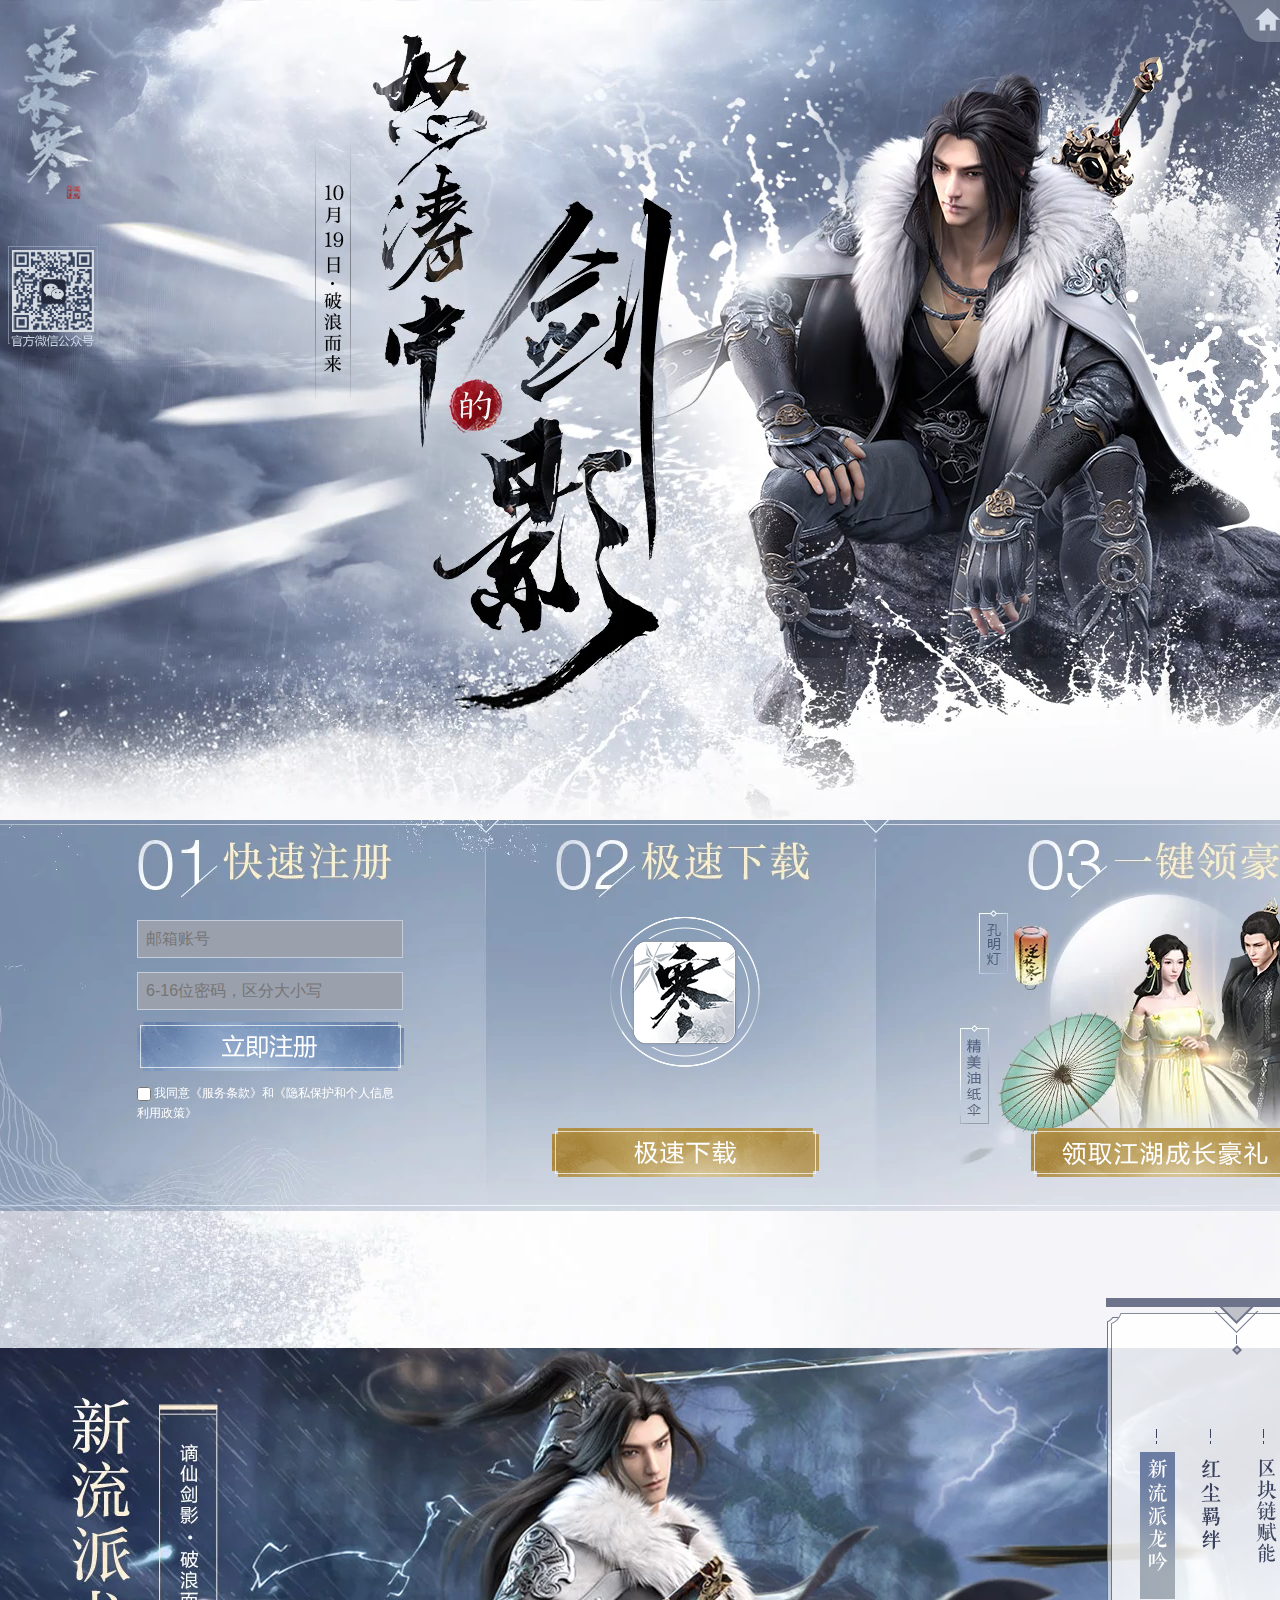
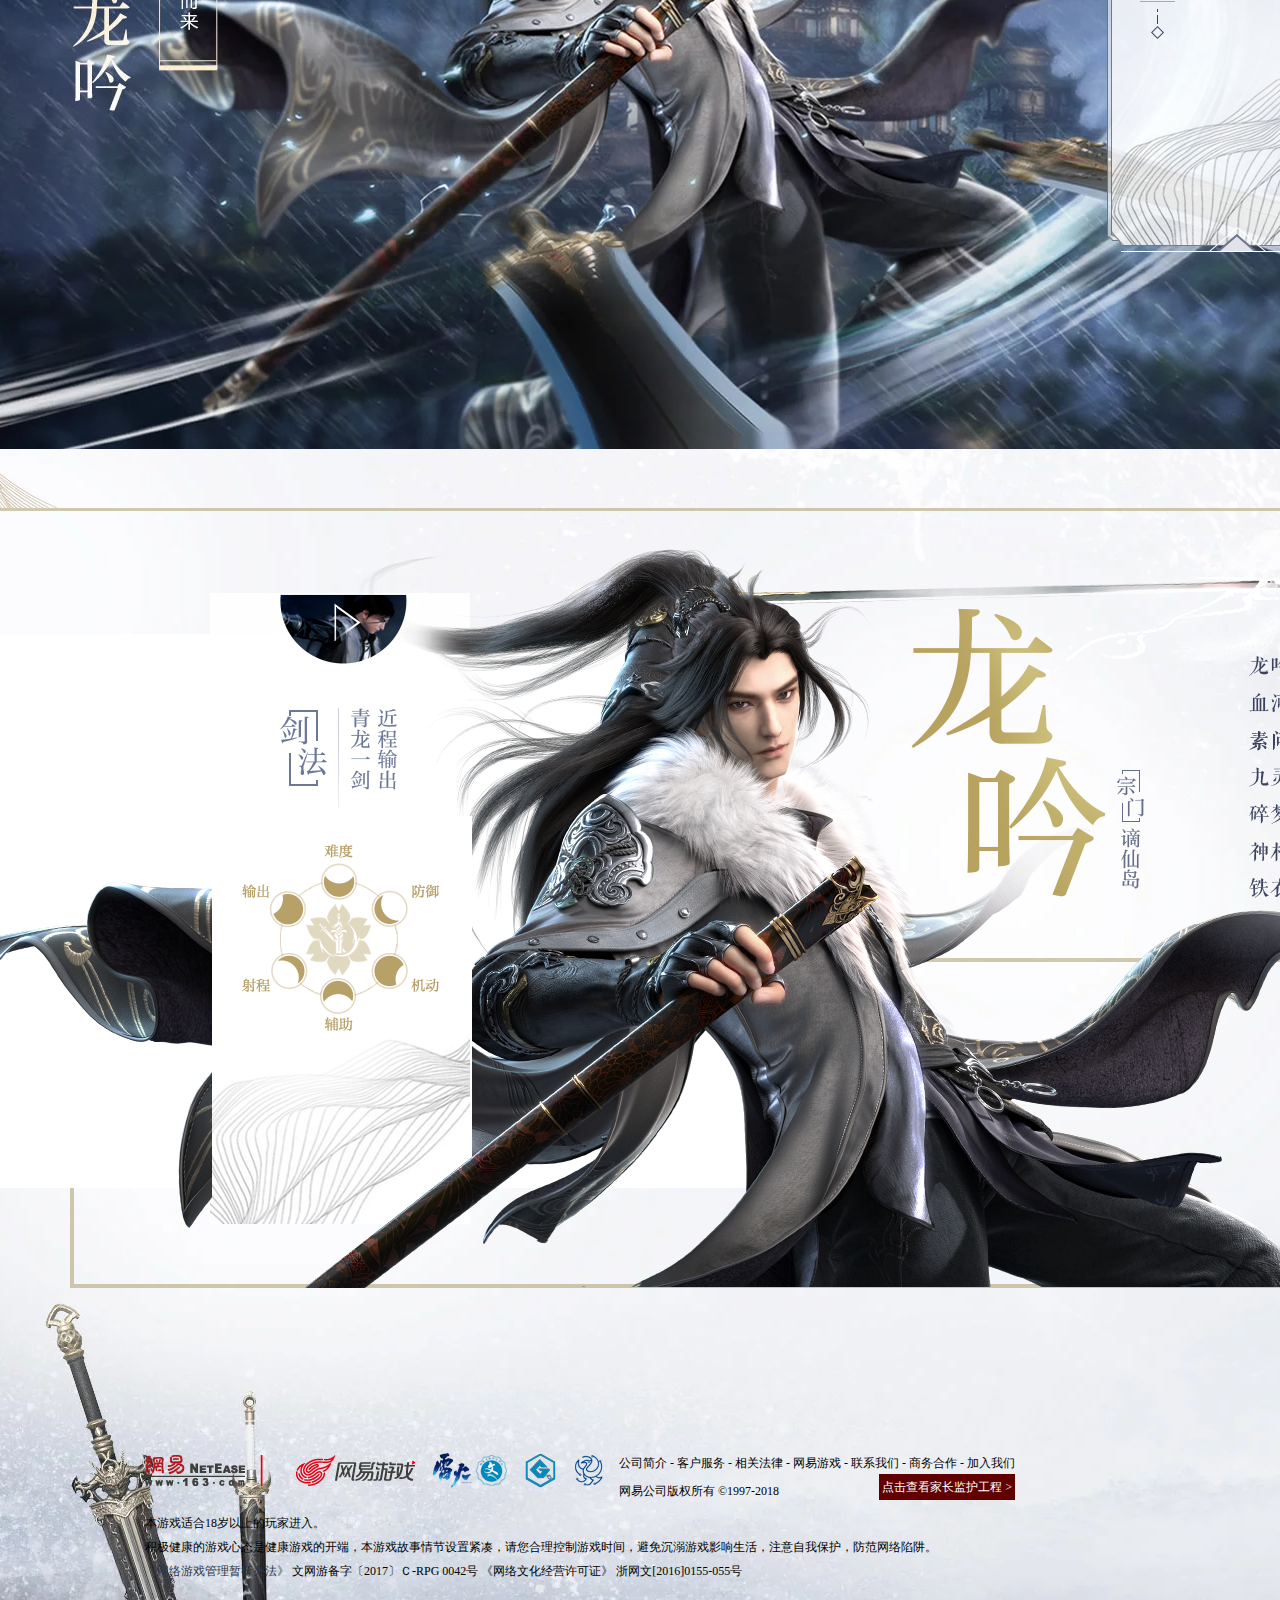
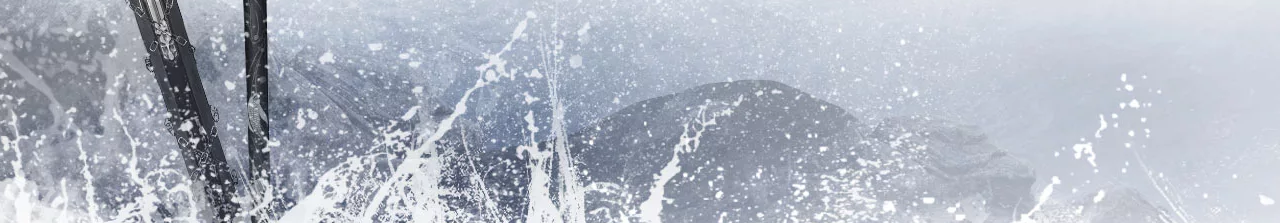
<file: nishuihanshouye/逆水寒.html>
<!doctype html>
<html lang="en">
<head>
	<meta charset="UTF-8">
	<title>《逆水寒》官方网站 - 会呼吸的江湖 – 网易旗舰级武侠游戏！</title>
	<!-- <link rel="shortcut icon" href="xiaomi-logo.ico"> -->
	<link rel="stylesheet" href="nsh.css">
</head>
<body>
	<!-- 主体 -->
	<div class="zhuti">
		<div class="zhuti1">
			<div class="video">
		        <video  src="img/sp.mp4" width="1920" height="1080" muted="" autoplay loop="loop"></video>
		    </div>
			<a href="../逆水寒官网/逆水寒官网.html" class="jinru jlt1">进入官网</a>
			<div class="top1" id="logo">
				
			</div>
			<!-- 10月19日破浪而来 -->
			<div class="top2"></div>
			<!-- 新流派龙吟 <--></-->
			<div class="top3"></div>
		</div>
		<div class="zhuti2">
			<div class="bag1">
				<input type="text" placeholder="邮箱账号" class="input1" id="btn">
				<input type="password" placeholder="6-16位密码，区分大小写" id="mima">
				<p id="p"><i id="tu"></i><span id="tip"></span></p>
				<a href="#"></a>
				<div>
					<input type="checkbox">
					我同意<a href="#">《服务条款》</a>和<a href="#">《隐私保护和个人信息利用政策》</a>
				</div>
			</div>
			<div class="bag2">
				<div>
					<b class="b1"></b>
					<b class="b2"></b>
					<i></i>
				</div>
				<a href="#" class="jlt1"></a>
			</div>
			<div class="bag3">
				<div>
					<a href="#" class="jlt1"></a>
				</div>
			</div>
		</div>
		<div class="zhuti3">
			<div class="mdt" id="mdt">
				<a href="javascript:;" class="a1 mouseover1"></a>
				<a href="javascript:;" class="a2"></a>
				<a href="javascript:;" class="a3"></a>
				<a href="javascript:;" class="a4"></a>
			</div>
			<div id="mdtyc">
				<div class="div1 active"></div>
				<div class="div2"></div>
				<div class="div3"></div>
				<div class="div4"></div>
			</div>
		</div>
		<div class="zhuti4">
			<div class="occ" id="occ">
				<a href="javascript:;" class="a1 role1"></a>
				<a href="javascript:;" class="a2"></a>
				<a href="javascript:;" class="a3"></a>
				<a href="javascript:;" class="a4"></a>
				<a href="javascript:;" class="a5"></a>
				<a href="javascript:;" class="a6"></a>
				<a href="javascript:;" class="a7"></a>
			</div>
			<div class="occyc" id="occyc">
				<div class="active">
					<p class="sp">
						<video  src="img/ly.mp4" muted="" autoplay loop="loop"></video>
					</p>
					<p class="introduce introduce1">
						<span class="introduce_top">
							<em class="top jlt1 top1"></em>
							<em class="player jlt1"></em>
						</span>
						<span class="jlt1 name"></span>
						<b class=" jlt1"></b>
						<i class="jlt1"></i>
						<em></em>
					</p>
				</div>
				<div>
					<p class="sp">
						<video  src="img/xh.mp4" muted="" autoplay loop="loop"></video>
					</p>
					<p class="introduce introduce2">
						<span class="introduce_top">
							<em class="top jlt1 top1"></em>
							<em class="player jlt1"></em>
						</span>
						<span class="jlt1 name"></span>
						<b class=" jlt1"></b>
						<i class="jlt1"></i>
						<em></em>
					</p>
				</div>
				<div>
					<p class="sp">
						<video  src="img/sw.mp4" muted="" autoplay loop="loop"></video>
					</p>
					<p class="introduce introduce3">
						<span class="introduce_top">
							<em class="top jlt1 top1"></em>
							<em class="player jlt1"></em>
						</span>
						<span class="jlt1 name"></span>
						<b class=" jlt1"></b>
						<i class="jlt1"></i>
						<em></em>
					</p>
				</div>
				<div>
					<p class="sp">
						<video  src="img/jl.mp4" muted="" autoplay loop="loop"></video>
					</p>
					<p class="introduce introduce4">
						<span class="introduce_top">
							<em class="top jlt1 top1"></em>
							<em class="player jlt1"></em>
						</span>
						<span class="jlt1 name"></span>
						<b class=" jlt1"></b>
						<i class="jlt1"></i>
						<em></em>
					</p>
				</div>
				<div>
					<p class="sp">
						<video  src="img/sm.mp4" muted="" autoplay loop="loop"></video>
					</p>
					<p class="introduce introduce5">
						<span class="introduce_top">
							<em class="top jlt1 top1"></em>
							<em class="player jlt1"></em>
						</span>
						<span class="jlt1 name"></span>
						<b class=" jlt1"></b>
						<i class="jlt1"></i>
						<em></em>
					</p>
				</div>
				<div>
					<p class="sp">
						<video  src="img/sx.mp4" muted="" autoplay loop="loop"></video>
					</p>
					<p class="introduce introduce6">
						<span class="introduce_top">
							<em class="top jlt1 top1"></em>
							<em class="player jlt1"></em>
						</span>
						<span class="jlt1 name"></span>
						<b class=" jlt1"></b>
						<i class="jlt1"></i>
						<em></em>
					</p>
				</div>
				<div>
					<p class="sp">
						<video  src="img/ty.mp4" muted="" autoplay loop="loop"></video>
					</p>
					<p class="introduce introduce7">
						<span class="introduce_top">
							<em class="top jlt1 top1"></em>
							<em class="player jlt1"></em>
						</span>
						<span class="jlt1 name"></span>
						<b class=" jlt1"></b>
						<i class="jlt1"></i>
						<em></em>
					</p>
				</div>
			</div>
		</div>
		<!-- 底部 -->
		<div class="zhuti5">
			<!-- <div class="zt5_top">
				<span>分享到:</span>
				<ul>
					<li><a href="#"></a></li>
					<li><a href="#"></a></li>
					<li><a href="#"></a></li>
					<li><a href="#"></a></li>
				</ul>
			</div> -->
			<div>
				<div class="zt5_top">
					<p class="p1">
						<a href="#"><img src="img/netease1.png" alt=""></a>
						<a href="#"><img src="img/nie1.png" alt=""></a>
						<img src="img/leihuo.1.png" alt="">
						<a href="#"><img src="img/wen.png" alt=""></a>
						<a href="#"><img src="img/wen2.png" alt=""></a>
						<a href="#"><img src="img/fuxi.1.png" alt=""></a>
					</p>
					<p>
						<span>
							<a href="#">公司简介</a>
							-
							<a href="#">客户服务</a>
							-
							<a href="#">相关法律</a>
							-
							<a href="#">网易游戏</a>
							-
							<a href="#">联系我们</a>
							-
							<a href="#">商务合作</a>
							-
							<a href="#">加入我们</a>
						</span>
						<br>
						<span class="span">
							网易公司版权所有 ©1997-2018 
							<a href="#">点击查看家长监护工程 > </a>
						</span>
					</p>
				</div>
				<div class="zt5_bottom">
					<p>本游戏适合18岁以上的玩家进入。</p>
					<p>积极健康的游戏心态是健康游戏的开端，本游戏故事情节设置紧凑，请您合理控制游戏时间，避免沉溺游戏影响生活，注意自我保护，防范网络陷阱。</p>
					<a href="#">《网络游戏管理暂行办法》</a>
					<span>文网游备字〔2017〕Ｃ-RPG 0042号</span>
					<span>《网络文化经营许可证》</span>
					<span>浙网文[2016]0155-055号</span>
				</div>
			</div>
		</div>
	</div>
	<script src = "nsh.js"></script>
	
</body>
</html>
</file>
<file: nishuihanshouye/nsh.css>
body,ol,ul,h1,h2,h3,h4,h5,h6,p,th,td,dl,dd,form,fieldset,legend,input,textarea,select{margin:0;padding:0} 
body{font: 12px,"Hiragino Sans GB","宋体","Arial Narrow",HELVETICA;background:#fff;-webkit-text-size-adjust:100%;} 
a{color:#2d374b;text-decoration:none} 
a:hover{color:#cd0200;text-decoration:none;} 
em{font-style:normal} 
li{list-style:none} 
img{border:0;vertical-align:middle} 
table{border-collapse:collapse;border-spacing:0} 
p{word-wrap:break-word} 

.clearfix:after{
	content: ".";/*设置伪元素的内容*/
	display: block;
	visibility: hidden;/*设置伪元素为隐藏*/
	height: 0;
	clear: both;
}


.zhuti{
	background: url(img/zhuti.webp) 50% 1080px no-repeat;
    width: 100%;
    min-width: 1400px;
	height: 3423px;
    overflow: hidden;
}
.zhuti1{
	position: relative;
	width: 1400px;height: 820px;
    margin: 0 auto;
}
.video{
	position: absolute;
    width: 1920px;
    height: 1080px;
    left: -260px
}
.jinru{
	position: absolute;
    right: 0;
    top: 0;
    width: 176px;
    height: 42px;
    text-indent: -999em;
    z-index: 10;
    background-repeat: no-repeat;
    background-position: -710px -951px;
}

.jlt1{
	background-image: url(img/jlt1.png);
}
.zhuti1 .top1{
	background: url(img/top1.png) no-repeat;
    width: 104px;
    height: 337px;
    z-index: 2;
    position: absolute;
    top: 10px;
    left: 0;
   /* opacity: 0;
    transition: opacity .35s ease-in-out;*/
}
.zhuti1 .top2{
	background: url(img/top2.png) no-repeat;
    width: 36px;
    height: 254px;
    position: absolute;
    left: 50%;
    margin-left: -385px;
    top: 145px;
    z-index: 2;
    animation: shi 1s 1.5s ease-in-out both;
}
@keyframes shi{
	0%{
		opacity: 0;
		transform: translate3d(0,-100px,0);
	}
	100%{
		opacity: 1;
		transform: translate3d(0,0,0);
	}
}
.zhuti1 .top3{
	background: url(img/top3.png) no-repeat;
    width: 231px;
    height: 233px;
    position: absolute;
    left: 50%;
    margin-left: 485px;
    top: 120px;
    z-index: 2;
    animation: xin 1s 1.5s ease-in-out both;
}
@keyframes xin{
	0%{
		opacity: 0;
		transform: translate3d(0,100px,0);
	}
	100%{
		opacity: 1;
		transform: translate3d(0,0,0);
	}
}
.zhuti2{
	width: 1736px;
    height: 391px;
    position: relative;
    background: url(img/zhuti2.webp) no-repeat;
    left: 50%;
    margin-left: -960px;
}
.zhuti2>div{
	float: left;
    width: 266px;
    height: 322px;
    padding: 100px 32px;
    margin-left: 85px;
}
.bag1{
	margin-left: 365px!important;
}
.bag1>input{
	left: 0;
    display: block;
    width: 224px;
    height: 36px;
    line-height: 36px;
    padding-left: 5px;
    background: 0 0;
    font-size: 16px;
    color:#fff;
    border: 1px solid #c5cddb;
    padding: 0 32px 0 8px;
    background: #9ba0ad;
}
.bag1 .input1{
	margin-bottom: 14px;
}
.bag1 p{
	margin-top: 12px;
	height: 15px;
    width: 248px;
    display: none;
}
.bag1 p i{
	display: inline-block;
	width: 18px;height: 15px;
	 background: url(img/zh.png) -217px -34px no-repeat;
}
.bag1 p span{
	display: inline-block;
    margin-top: -3px;
    color: #fa5b5b;
    font-size: 12px;
    vertical-align: top;
    line-height: 22px;
}
.bag1>a{
	margin: 12px 0;
	display: block;
    width: 267px;
    height: 49px;
    background: url(img/ljzc.png) no-repeat;
}
.bag1>div input{
	background: #fff;
    color: #f5f8ff;
    width: 14px;
    height: 14px;
    margin: 0;
    vertical-align: middle;
}
.bag1>div{
	color: #fff;
	font-size: 12px;
    line-height: 20px;
}
.bag1>div a{
	color: #fff;
	text-decoration: none;
    font-size: 12px;
    line-height: 20px;
}
.bag2>div{
	position: relative;
    height: 130px;
    margin: 17px 0 61px;
}
.bag2>div .b1{
	position: absolute;
    left: 58px;
    top: -20px;
    width: 150px;
    height: 150px;
    background: url(img/b1.png) no-repeat;
    animation: quan1 1.3s ease-out infinite both;
}
@keyframes quan1{
	0%{
    	opacity: 1;
    	transform: scale(0.5);
	}
	100%{
		opacity: 0;
		transform: scale(1.1);
	}
}
.bag2>div .b2{
	position: absolute;
    left: 68px;
    top: -10px;
    width: 130px;
    height: 130px;
    background: url(img/b2.png) no-repeat;
    animation: quan2 1.3s ease-out .3s infinite both;
}
@keyframes quan2{
	0%{
    	opacity: 1;
    	transform: scale(0.5);
	}
	100%{
		opacity: 0;
		transform: scale(1.3);
	}
}
.bag2>div i{
	position: absolute;
    top: 2px;
    left: 79px;
    width: 107px;
    height: 107px;
    background: url(img/i.png) no-repeat;
}
.bag2 a{
	position: relative;
    display: inline-block;
    text-indent: -999em;
    width: 267px;
    height: 49px;
    background-repeat: no-repeat;
    background-position: -267px -951px;
}
.bag3{
	width: 394px!important;
	text-align: center;
}
.bag3 div{
	 padding-top: 208px;
}
.bag3 a{
	display: inline-block;
    text-indent: -999em;
    width: 267px;
    height: 49px;
    background-repeat: no-repeat;
    background-position: -717px -867px;
}
.zhuti3{
	width: 1400px;
	position: relative;
    height: 701px;
    margin: 137px auto 0;
    padding-bottom:144px;
    background:url(img/zhuti3.png) -200px 0 no-repeat;
}
.zhuti3 .mdt{
	position: absolute;
	right: 0;
    top: -50px;
    width: 260px;
    height: 554px;
    background: url(img/ul.png) no-repeat;
    padding: 154px 0 0 34px;
    z-index: 15;
}

.zhuti3 .mdt a{
	float: left;
	position: relative;
    text-indent: -999em;
    width: 35px;
    height: 147px;
    margin-right: 19px;
    background: url(img/ul1.png) no-repeat;
}
.zhuti3 .mdt .a1{
	background-position: 0 -187px;
}
.zhuti3 .mdt .a2{
	background-position: -54px -187px;
}
.zhuti3 .mdt .a3{
	background-position: -107px -187px;
}
.zhuti3 .mdt .a4{
	background-position: -161px -187px;
}
.zhuti3 .mdt .mouseover1{
	height: 190px;
	background-position: 0 0 ;
}
.zhuti3 .mdt .mouseover2{
	height: 190px;
	background-position: -54px 0;
}
.zhuti3 .mdt .mouseover3{
	height: 190px;
	background-position: -107px 0;
}
.zhuti3 .mdt .mouseover4{
	height: 190px;
	background-position: -161px 0;
}
.zhuti3>div div{
	position: absolute;
    left: -73px;
    top: 0;
    width: 1753px;
    height: 701px;
    opacity: 0;
    transition: .8s;
}
.zhuti3>div .div1{
	background: url(img/div1.webp) 0 0 no-repeat;
}
.zhuti3>div .div2{
	background: url(img/div2.webp) 0 0 no-repeat;
}
.zhuti3>div .div3{
	background: url(img/div3.webp) 0 0 no-repeat;
}
.zhuti3>div .div4{
	background: url(img/div4.webp) 0 0 no-repeat;
}
.zhuti3>div .active{
    opacity: 1;
}

.active{
    opacity: 1!important;
    display: block!important;
}

.zhuti4{
	position: relative;
    width: 1400px;height: 695px;
    margin: 0 auto;
}
.occ{
	width: 110px;height: 230px;
    position: absolute;
    right: 80px;
    top: 60px;
   	z-index: 10;
}
.occ a{
	display: block;
    width: 104px;
    height: 24px;
    margin-bottom: 13px;
    background-image: url(img/zhuti4.png);
}
.occ .a1{
	background: url(img/ly1.png) no-repeat;
    width: 131px;
    height: 25px;
}
.occ .a2{
	background-position: 0 -600px;
}
.occ .a3{
	background-position: 0 -635px;
}
.occ .a4{
	background-position: 0 -672px;
}
.occ .a5{
	background-position: 0 -708px;
}
.occ .a6{
	background-position: 0 -744px;
}
.occ .a7{
	background-position: 0 -781px;
}
.occ .mouseover1{
    background: url(img/ly2.png) no-repeat!important;
}
.occ .mouseover2{
    background-position: -110px -600px!important;
}
.occ .mouseover3{
    background-position: -110px -635px!important;
}
.occ .mouseover4{
    background-position: -110px -672px!important;
}
.occ .mouseover5{
    background-position: -110px -708px!important;
}
.occ .mouseover6{
    background-position: -110px -744px!important;
}
.occ .mouseover7{
    background-position: -110px -781px!important;
}
.occyc{
    position: absolute;
    left: -260px;
    top: 0;
    width: 1920px;
    height: 763px;
     background: url(img/occyc1.png) 330px 365px no-repeat;
}
.occyc>div{
    opacity: 0;
    display: none;
    transition: .8s;
}

.active{
    opacity: 1!important;
    display: block!important;
}
.sp{
    position: absolute;
    top: 41px;
    width: 1013px;
    height: 590px;
    overflow: hidden;
}
.introduce{
    /*position: relative;*/
    height: 696px;
    
}
.introduce .introduce_top{
    position: absolute;
    left: 470px;
    top: 0;
    width: 260px;
    height: 632px;         
    overflow: hidden;
    z-index: 5;
    background: url(img/introduce1.png) 0px 0 no-repeat;
}
.introduce .introduce_top .top{
    position: absolute;
    left: 58px;
    top: 0;
    width: 128px;
    height: 62px;
    padding: 11px;
    overflow: hidden;
}

.introduce .introduce_top .player{
    background-position: -937px -373px;
    position: absolute;
    left: 56px;
    top: -66px;
    width: 150px;
    height: 150px;
    animation: pulse 1s ease-out infinite alternate;
    cursor: pointer;
}
@keyframes pulse{
    0%{
        transform: scale(0.9);
    }
    100%{
        transform: scale(1.05);
    }
}
.introduce .name{
    position: absolute;
    z-index: 1;
    right: 516px;
    top: 15px;
    width: 233px;
    height: 289px;
    background-repeat: no-repeat;

    animation: boomIn .2s 1s ease both;
}
@keyframes boomIn{
    0%{
        opacity: 0;
        transform: translate3d(0,0,200px);
    }
    100%{
        opacity: 1;
        transform: translate3d(0,0,0);
    }
}
.introduce b{
    position: absolute;
    left: 540px;
    top: 115px;
    width: 118px;
    height: 101px;
    z-index: 5;
    
    animation: slideDownIn .3s .5s ease both;
}
@keyframes slideDownIn{
    0%{
        opacity: 0;
        transform: translate3d(0,-100px,0);
    }
    100%{
        opacity: 1;
        transform: translate3d(0,0,0);
    }
}
.introduce i{
    position: absolute;
    left: 502px;
    top: 251px;
    width: 197px;
    height: 187px;
    z-index: 5;
    animation: slideUpIn .3s .8s ease both;
}
@keyframes slideUpIn{
    0%{
        opacity: 0;
        transform: translate3d(0,100px,0);
    }
    100%{
        opacity: 1;
        transform: translate3d(0,0,0);
    }
}
.introduce>em{
    position: absolute;
    left: 0;
    top: -80px;
    width: 100%;
    height: 775px;
    z-index: 5;
    
}

.introduce1 .top1{
    background-position: -471px -766px;
}
.introduce1 .name{
    background-position: 0px -290px;
}
.introduce1 b{
    background-position: -704px -469px;
}
.introduce1 i{
    background-position: -591px -579px;
}
.introduce1>em{
    background: url(img/ly.png) 0 0 no-repeat;
}
.introduce2 .top1{
    background-position: -471px -766px;
}
.introduce2 .name{
    background-position: -704px 0px;
}
.introduce2 b{
    background-position: -235px -766px;
}
.introduce2 i{
    background-position: -197px -579px;
}
.introduce2>em{
    background: url(img/xh.png) 0 0 no-repeat;
}
.introduce3 .top1{
    background-position: -921px -766px;
}
.introduce3 .name{
    background-position: -466px -290px;
}
.introduce3 b{
    background-position: -118px -766px;
}
.introduce3 i{
    background-position: -704px -282px;
}
.introduce3>em{
    background: url(img/sw.png) 0 0 no-repeat;
}
.introduce4 .top1{
    background-position: -621px -766px;
}
.introduce4 .name{
    background-position: -233px -290px;
}
.introduce4 b{
    background-position: -353px -766px;
}
.introduce4 i{
    background-position: -394px -579px;
}
.introduce4>em{
    background: url(img/jl.png) 0 0 no-repeat;
}
.introduce5 .top1{
    background-position: -300px -867px;
}
.introduce5 .name{
    background-position: -234px 0px;
}
.introduce5 b{
    background-position: -937px -624px;
}
.introduce5 i{
    background-position: -937px 0px;
}
.introduce5>em{
    background: url(img/sm.png) 0 0 no-repeat;
}
.introduce6 .top1{
    background-position: -150px -867px;
}
.introduce6 .name{
    background-position: -468px 0px;
}
.introduce6 b{
    background-position: -788px -579px;
}
.introduce6 i{
    background-position: -937px -187px;
}
.introduce6>em{
    background: url(img/sx.png) 0 0 no-repeat;
}
.introduce7 .top1{
    background-position: -771px -766px;
}
.introduce7 .name{
    background-position: 0px 0px;
}
.introduce7 b{
    background-position: 0px -766px;
}
.introduce7 i{
    background-position: 0px -579px;
}
.introduce7>em{
    background: url(img/ty.png) 0 0 no-repeat;
}
/*底部*/
.zhuti5{
    padding-top: 150px;
}

.zhuti5>div{
    width: 1110px;
    text-align: left;
    margin: 0 auto;
    padding: 15px 0 10px;
    font-size: 12px;
    line-height: 20px;
}
.zhuti5>div .zt5_top{
    height: 48px;
}
.zhuti5>div .zt5_top p{
    float: left;
    position: relative;
}
.zhuti5>div .zt5_top .p1 a{
    padding-right: 15px;
}
.zhuti5>div .zt5_top p a{
    color: #000;
}
.zhuti5>div .zt5_top p .span{
    line-height: 36px;
}
.zhuti5>div .zt5_top p .span a{
    display: inline-block;
    color: #fff;
    background-color: #610000;
    position: absolute;
    z-index: 2;
    right: 0;
    height: 26px;
    line-height: 26px;
    padding: 0 3px;
    top: 21px;
}


.zt5_bottom {
    padding-top: 10px;
    line-height: 24px;
}
</file>
